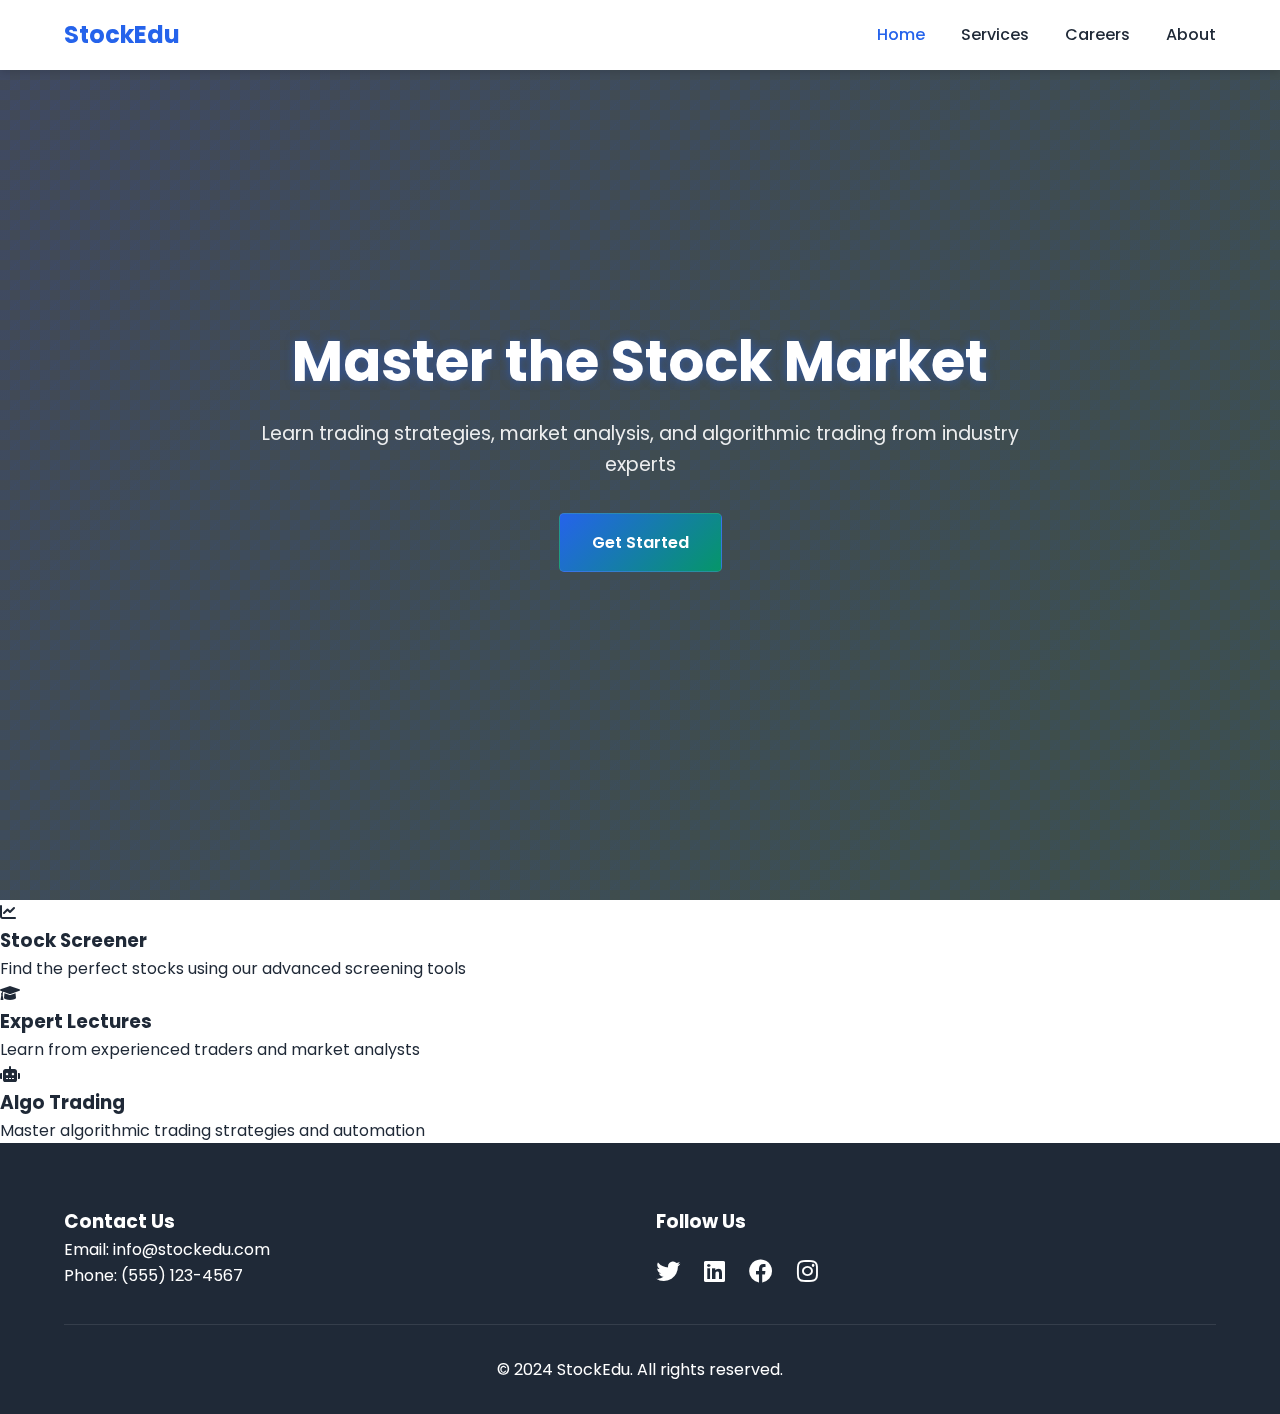
<file: index.html>
<!DOCTYPE html>
<html lang="en">
<head>
    <meta charset="UTF-8">
    <meta name="viewport" content="width=device-width, initial-scale=1.0">
    <title>Stock Market Education Platform</title>
    <link rel="stylesheet" href="style.css">
    <link rel="stylesheet" href="https://cdnjs.cloudflare.com/ajax/libs/font-awesome/6.0.0/css/all.min.css">
    <link href="https://fonts.googleapis.com/css2?family=Poppins:wght@300;400;500;600;700&display=swap" rel="stylesheet">
</head>
<body>
    <!-- Navigation -->
    <nav class="navbar">
        <div class="logo">
            <h1>StockEdu</h1>
        </div>
        <div class="nav-links">
            <a href="index.html" class="active">Home</a>
            <a href="services.html">Services</a>
            <a href="careers.html">Careers</a>
            <a href="about.html">About</a>
        </div>
        <div class="hamburger">
            <span></span>
            <span></span>
            <span></span>
        </div>
    </nav>

    <!-- Hero Section -->
    <section class="hero">
        <div class="hero-content">
            <h1>Master the Stock Market</h1>
            <p>Learn trading strategies, market analysis, and algorithmic trading from industry experts</p>
            <a href="services.html" class="cta-button">Get Started</a>
        </div>
    </section>

    <!-- Features Section -->
    <section class="features">
        <div class="feature-card">
            <i class="fas fa-chart-line"></i>
            <h3>Stock Screener</h3>
            <p>Find the perfect stocks using our advanced screening tools</p>
        </div>
        <div class="feature-card">
            <i class="fas fa-graduation-cap"></i>
            <h3>Expert Lectures</h3>
            <p>Learn from experienced traders and market analysts</p>
        </div>
        <div class="feature-card">
            <i class="fas fa-robot"></i>
            <h3>Algo Trading</h3>
            <p>Master algorithmic trading strategies and automation</p>
        </div>
    </section>

    <!-- Footer -->
    <footer>
        <div class="footer-content">
            <div class="footer-section">
                <h3>Contact Us</h3>
                <p>Email: info@stockedu.com</p>
                <p>Phone: (555) 123-4567</p>
            </div>
            <div class="footer-section">
                <h3>Follow Us</h3>
                <div class="social-icons">
                    <a href="#"><i class="fab fa-twitter"></i></a>
                    <a href="#"><i class="fab fa-linkedin"></i></a>
                    <a href="#"><i class="fab fa-facebook"></i></a>
                    <a href="#"><i class="fab fa-instagram"></i></a>
                </div>
            </div>
        </div>
        <div class="footer-bottom">
            <p>&copy; 2024 StockEdu. All rights reserved.</p>
        </div>
    </footer>

    <script src="script.js"></script>
</body>
</html>
</file>
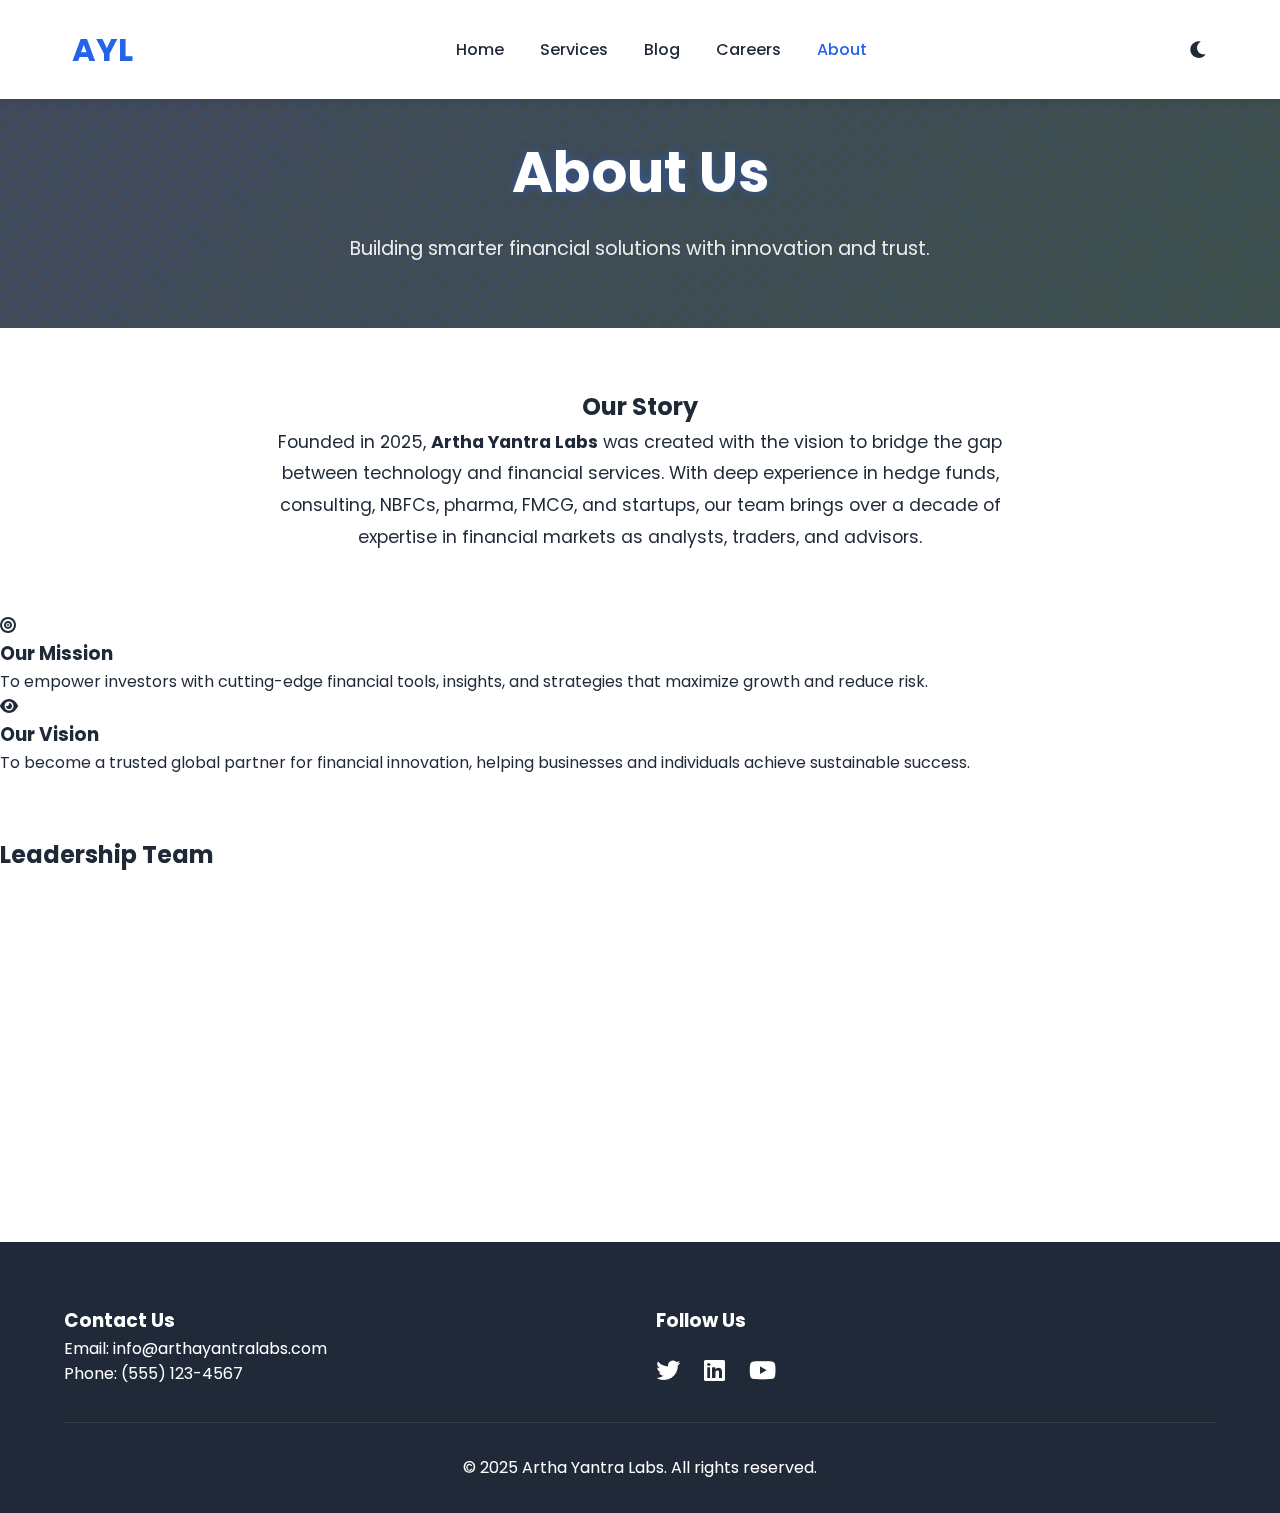
<file: about.html>
<!DOCTYPE html>
<html lang="en">
<head>
  <meta charset="UTF-8">
  <meta name="viewport" content="width=device-width, initial-scale=1.0">
  <title>About - Artha Yantra Labs</title>
  <link rel="stylesheet" href="style.css">
  <link rel="stylesheet" href="https://cdnjs.cloudflare.com/ajax/libs/font-awesome/6.0.0/css/all.min.css">
  <link href="https://fonts.googleapis.com/css2?family=Poppins:wght@300;400;500;600;700&display=swap" rel="stylesheet">
</head>
<body>
  <!-- Navigation -->
  <nav class="navbar">
    <div class="logo">
      <div class="logo-text">AYL</div>
    </div>
    <div class="nav-links">
      <a href="index.html">Home</a>
      <a href="services.html">Services</a>
      <a href="blog.html">Blog</a>
      <a href="careers.html">Careers</a>
      <a href="about.html" class="active">About</a>
    </div>
    <div class="theme-toggle">
      <input type="checkbox" id="theme-switch" class="theme-switch">
      <label for="theme-switch" class="theme-label">
        <i class="fas fa-sun"></i>
        <i class="fas fa-moon"></i>
      </label>
    </div>
    <div class="hamburger">
      <span></span>
      <span></span>
      <span></span>
    </div>
  </nav>

  <!-- About Header -->
  <section class="services-header">
    <h1>About Us</h1>
    <p>Building smarter financial solutions with innovation and trust.</p>
  </section>

  <!-- Company Story -->
  <section class="about-overview">
    <div class="overview-content">
      <div class="overview-text">
        <h2>Our Story</h2>
        <p>
          Founded in 2025, <strong>Artha Yantra Labs</strong> was created with the vision 
          to bridge the gap between technology and financial services. 
          With deep experience in hedge funds, consulting, NBFCs, pharma, FMCG, and startups, 
          our team brings over a decade of expertise in financial markets as analysts, 
          traders, and advisors.
        </p>
      </div>
    </div>
  </section>

  <!-- Mission & Vision -->
  <section class="mission-vision">
    <div class="mv-grid">
      <div class="mv-card">
        <i class="fas fa-bullseye mv-icon"></i>
        <h3>Our Mission</h3>
        <p>To empower investors with cutting-edge financial tools, insights, and strategies that maximize growth and reduce risk.</p>
      </div>
      <div class="mv-card">
        <i class="fas fa-eye mv-icon"></i>
        <h3>Our Vision</h3>
        <p>To become a trusted global partner for financial innovation, helping businesses and individuals achieve sustainable success.</p>
      </div>
    </div>
  </section>

  <!-- Leadership Team -->
  <section class="about-team">
    <h2>Leadership Team</h2>
    <div class="team-grid">
      <div class="team-member">
        <div class="team-icon">
          <i class="fas fa-user-tie"></i>
        </div>
        <h3>John Smith</h3>
        <p class="position">B.Com (H), CS, CA (Rank-holder), MBA (FMS Delhi)</p>
        <div class="social-links">
          <a href="#" aria-label="Twitter"><i class="fab fa-twitter"></i></a>
          <a href="#" aria-label="LinkedIn"><i class="fab fa-linkedin-in"></i></a>
        </div>
      </div>
      <div class="team-member">
        <div class="team-icon">
          <i class="fas fa-user-tie"></i>
        </div>
        <h3>Sarah Johnson</h3>
        <p class="position">Computer Science (NIT-D), MBA (FMS Delhi)</p>
        <div class="social-links">
          <a href="#" aria-label="Twitter"><i class="fab fa-twitter"></i></a>
          <a href="#" aria-label="LinkedIn"><i class="fab fa-linkedin-in"></i></a>
        </div>
      </div>
      <div class="team-member">
        <div class="team-icon">
          <i class="fas fa-user-tie"></i>
        </div>
        <h3>Michael Chen</h3>
        <p class="position">MBBS (KEM Mumbai), MBA (FMS Delhi & NYU Stern)</p>
        <div class="social-links">
          <a href="#" aria-label="Twitter"><i class="fab fa-twitter"></i></a>
          <a href="#" aria-label="LinkedIn"><i class="fab fa-linkedin-in"></i></a>
        </div>
      </div>
    </div>
  </section>

  <!-- Footer -->
  <footer>
    <div class="footer-content">
      <div class="footer-section">
        <h3>Contact Us</h3>
        <p>Email: info@arthayantralabs.com</p>
        <p>Phone: (555) 123-4567</p>
      </div>
      <div class="footer-section">
        <h3>Follow Us</h3>
        <div class="social-icons">
          <a href="#" aria-label="Twitter"><i class="fab fa-twitter"></i></a>
          <a href="#" aria-label="LinkedIn"><i class="fab fa-linkedin"></i></a>
          <a href="#" aria-label="YouTube"><i class="fab fa-youtube"></i></a>
        </div>
      </div>
    </div>
    <div class="footer-bottom">
      <p>&copy; 2025 Artha Yantra Labs. All rights reserved.</p>
    </div>
  </footer>

  <script src="script.js"></script>
</body>
</html>
</file>
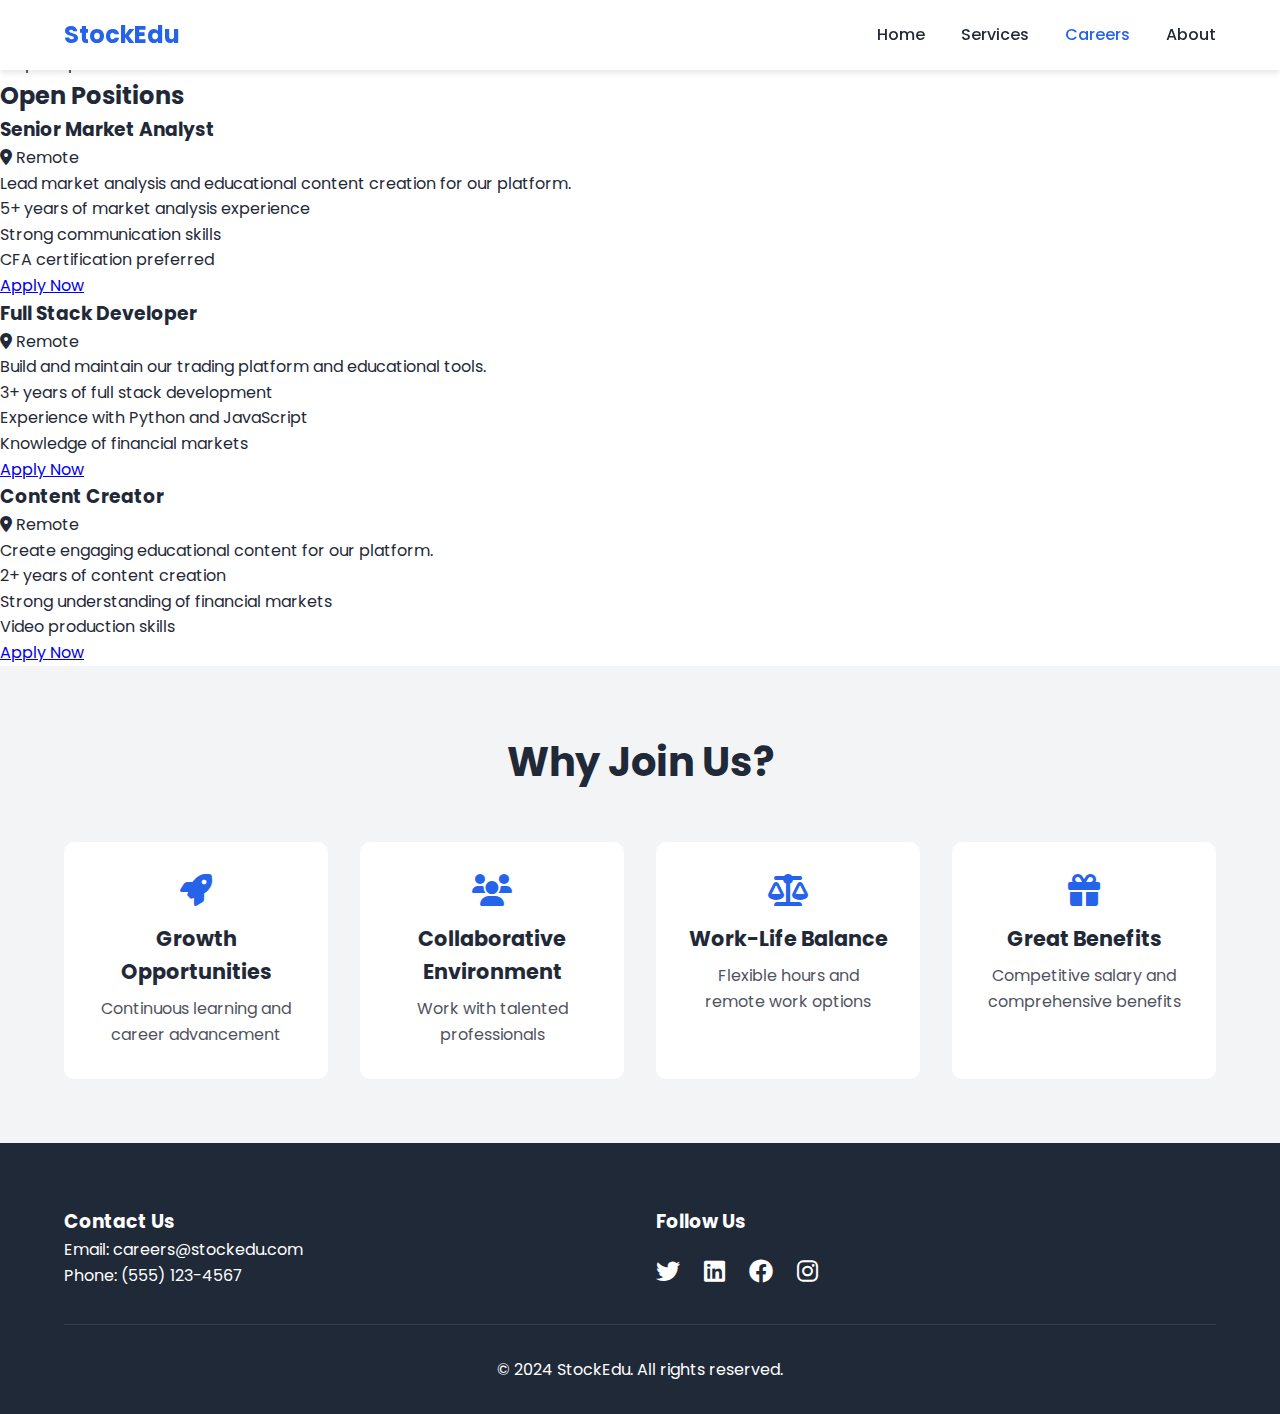
<file: careers.html>
<!DOCTYPE html>
<html lang="en">
<head>
    <meta charset="UTF-8">
    <meta name="viewport" content="width=device-width, initial-scale=1.0">
    <title>Careers - Stock Market Education Platform</title>
    <link rel="stylesheet" href="style.css">
    <link rel="stylesheet" href="https://cdnjs.cloudflare.com/ajax/libs/font-awesome/6.0.0/css/all.min.css">
    <link href="https://fonts.googleapis.com/css2?family=Poppins:wght@300;400;500;600;700&display=swap" rel="stylesheet">
</head>
<body>
    <!-- Navigation -->
    <nav class="navbar">
        <div class="logo">
            <h1>StockEdu</h1>
        </div>
        <div class="nav-links">
            <a href="index.html">Home</a>
            <a href="services.html">Services</a>
            <a href="careers.html" class="active">Careers</a>
            <a href="about.html">About</a>
        </div>
        <div class="hamburger">
            <span></span>
            <span></span>
            <span></span>
        </div>
    </nav>

    <!-- Careers Header -->
    <section class="careers-header">
        <h1>Join Our Team</h1>
        <p>Help shape the future of stock market education</p>
    </section>

    <!-- Open Positions -->
    <section class="open-positions">
        <h2>Open Positions</h2>
        <div class="job-listings">
            <div class="job-card">
                <h3>Senior Market Analyst</h3>
                <p class="location"><i class="fas fa-map-marker-alt"></i> Remote</p>
                <p class="description">Lead market analysis and educational content creation for our platform.</p>
                <ul>
                    <li>5+ years of market analysis experience</li>
                    <li>Strong communication skills</li>
                    <li>CFA certification preferred</li>
                </ul>
                <a href="#" class="apply-button">Apply Now</a>
            </div>

            <div class="job-card">
                <h3>Full Stack Developer</h3>
                <p class="location"><i class="fas fa-map-marker-alt"></i> Remote</p>
                <p class="description">Build and maintain our trading platform and educational tools.</p>
                <ul>
                    <li>3+ years of full stack development</li>
                    <li>Experience with Python and JavaScript</li>
                    <li>Knowledge of financial markets</li>
                </ul>
                <a href="#" class="apply-button">Apply Now</a>
            </div>

            <div class="job-card">
                <h3>Content Creator</h3>
                <p class="location"><i class="fas fa-map-marker-alt"></i> Remote</p>
                <p class="description">Create engaging educational content for our platform.</p>
                <ul>
                    <li>2+ years of content creation</li>
                    <li>Strong understanding of financial markets</li>
                    <li>Video production skills</li>
                </ul>
                <a href="#" class="apply-button">Apply Now</a>
            </div>
        </div>
    </section>

    <!-- Company Culture -->
    <section class="company-culture">
        <h2>Why Join Us?</h2>
        <div class="culture-grid">
            <div class="culture-item">
                <i class="fas fa-rocket"></i>
                <h3>Growth Opportunities</h3>
                <p>Continuous learning and career advancement</p>
            </div>
            <div class="culture-item">
                <i class="fas fa-users"></i>
                <h3>Collaborative Environment</h3>
                <p>Work with talented professionals</p>
            </div>
            <div class="culture-item">
                <i class="fas fa-balance-scale"></i>
                <h3>Work-Life Balance</h3>
                <p>Flexible hours and remote work options</p>
            </div>
            <div class="culture-item">
                <i class="fas fa-gift"></i>
                <h3>Great Benefits</h3>
                <p>Competitive salary and comprehensive benefits</p>
            </div>
        </div>
    </section>

    <!-- Footer -->
    <footer>
        <div class="footer-content">
            <div class="footer-section">
                <h3>Contact Us</h3>
                <p>Email: careers@stockedu.com</p>
                <p>Phone: (555) 123-4567</p>
            </div>
            <div class="footer-section">
                <h3>Follow Us</h3>
                <div class="social-icons">
                    <a href="#"><i class="fab fa-twitter"></i></a>
                    <a href="#"><i class="fab fa-linkedin"></i></a>
                    <a href="#"><i class="fab fa-facebook"></i></a>
                    <a href="#"><i class="fab fa-instagram"></i></a>
                </div>
            </div>
        </div>
        <div class="footer-bottom">
            <p>&copy; 2024 StockEdu. All rights reserved.</p>
        </div>
    </footer>

    <script src="script.js"></script>
</body>
</html>
</file>
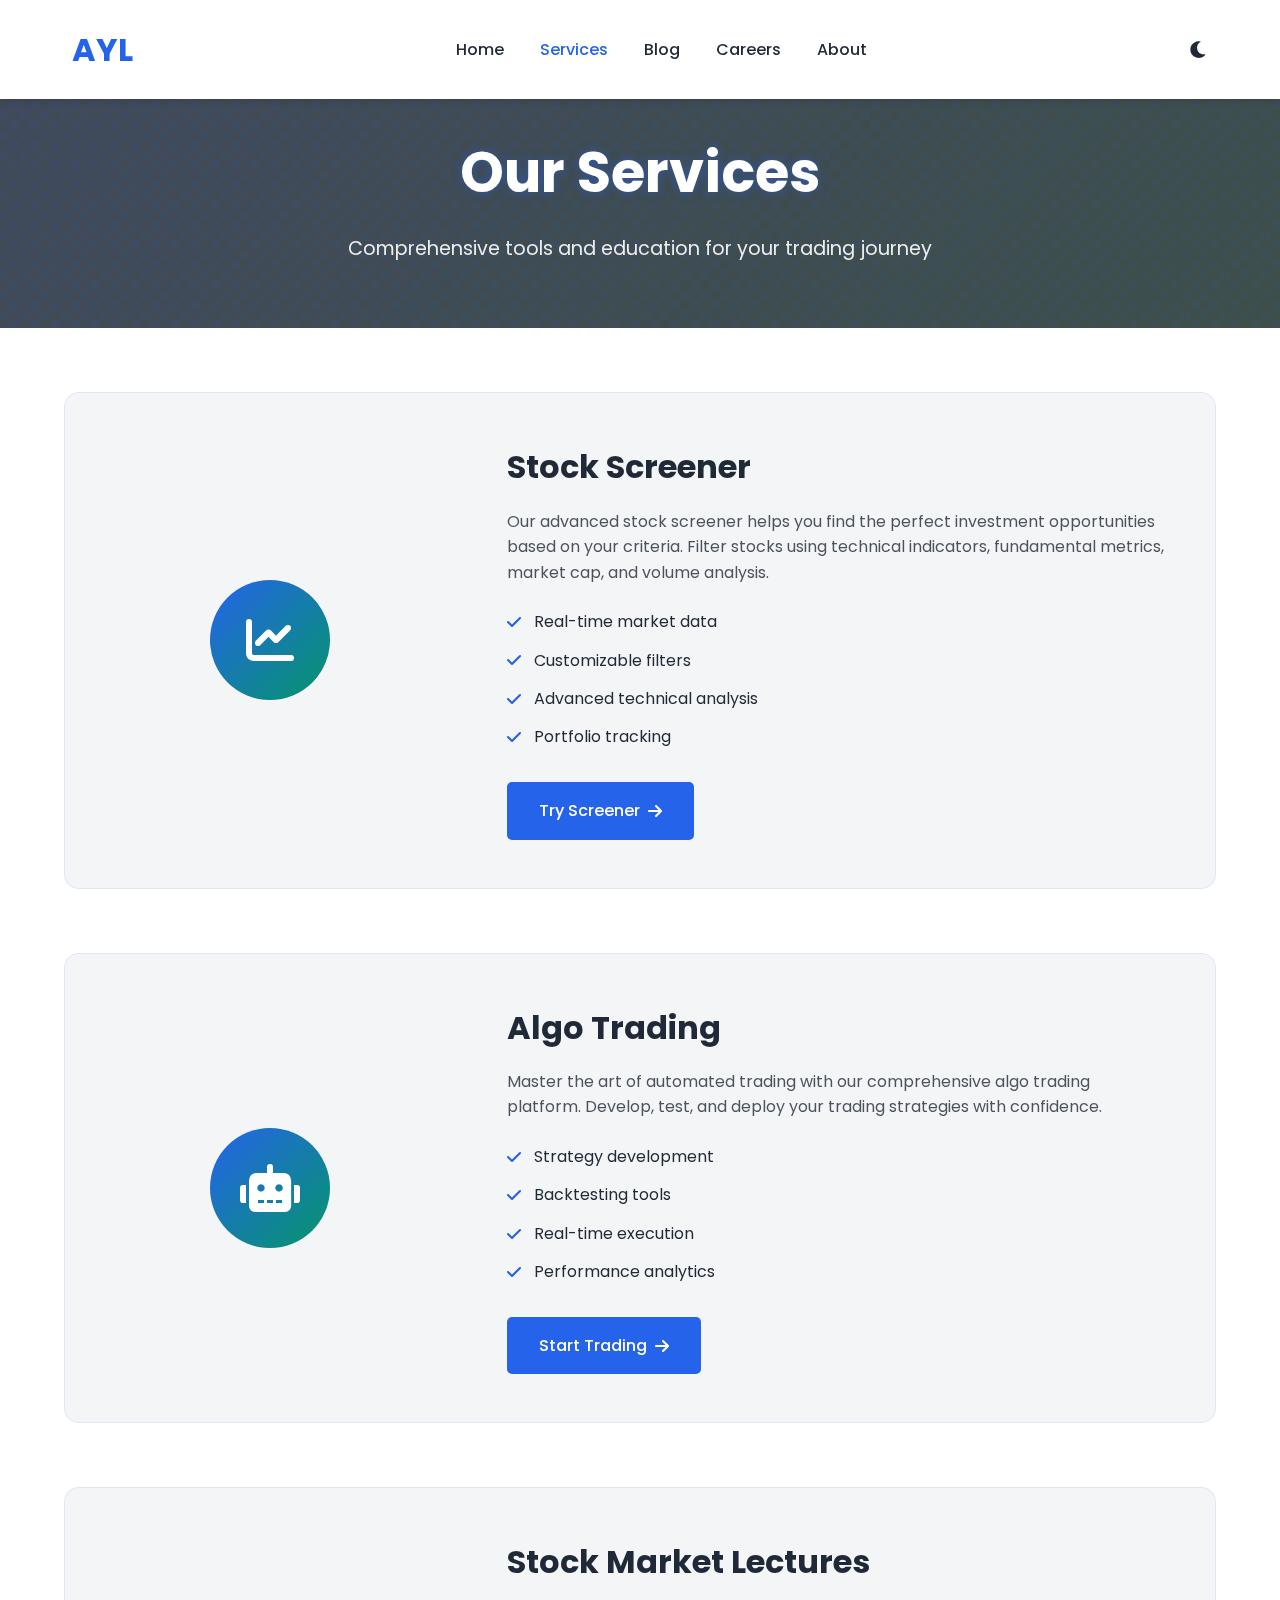
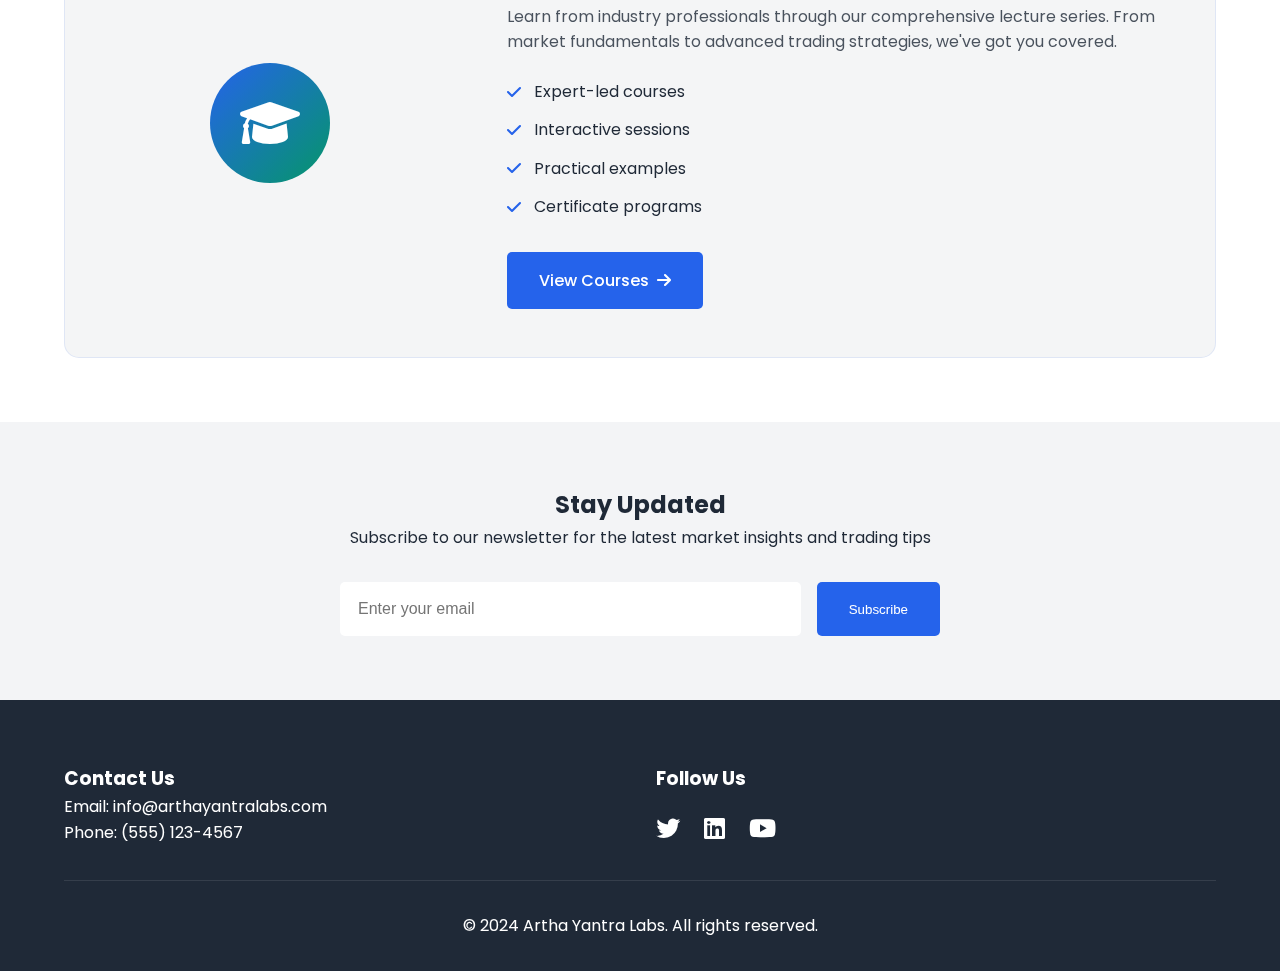
<file: services.html>
<!DOCTYPE html>
<html lang="en">
<head>
    <meta charset="UTF-8">
    <meta name="viewport" content="width=device-width, initial-scale=1.0">
    <title>Services - Artha Yantra Labs</title>
    <link rel="stylesheet" href="style.css">
    <link rel="stylesheet" href="https://cdnjs.cloudflare.com/ajax/libs/font-awesome/6.0.0/css/all.min.css">
    <link href="https://fonts.googleapis.com/css2?family=Poppins:wght@300;400;500;600;700&display=swap" rel="stylesheet">
</head>
<body>
    <!-- Navigation -->
    <nav class="navbar">
        <div class="logo">
            <div class="logo-text">AYL</div>
        </div>
        <div class="nav-links">
            <a href="index.html">Home</a>
            <a href="services.html" class="active">Services</a>
            <a href="blog.html">Blog</a>
            <a href="careers.html">Careers</a>
            <a href="about.html">About</a>
        </div>
        <div class="theme-toggle">
            <input type="checkbox" id="theme-switch" class="theme-switch">
            <label for="theme-switch" class="theme-label">
                <i class="fas fa-sun"></i>
                <i class="fas fa-moon"></i>
            </label>
        </div>
        <div class="hamburger">
            <span></span>
            <span></span>
            <span></span>
        </div>
    </nav>

    <!-- Services Header -->
    <section class="services-header">
        <h1>Our Services</h1>
        <p>Comprehensive tools and education for your trading journey</p>
    </section>

    <!-- Services Grid -->
    <section class="services-grid-section">
        <div class="services-container">
            <!-- Stock Screener -->
            <div class="service-item" id="screener">
                <div class="service-icon-large">
                    <i class="fas fa-chart-line"></i>
                </div>
                <div class="service-content">
                    <h2>Stock Screener</h2>
                    <p>Our advanced stock screener helps you find the perfect investment opportunities based on your criteria. Filter stocks using technical indicators, fundamental metrics, market cap, and volume analysis.</p>
                    <ul class="feature-list">
                        <li><i class="fas fa-check"></i> Real-time market data</li>
                        <li><i class="fas fa-check"></i> Customizable filters</li>
                        <li><i class="fas fa-check"></i> Advanced technical analysis</li>
                        <li><i class="fas fa-check"></i> Portfolio tracking</li>
                    </ul>
                    <a href="#" class="cta-button">Try Screener <i class="fas fa-arrow-right"></i></a>
                </div>
            </div>

            <!-- Algo Trading -->
            <div class="service-item" id="algo">
                <div class="service-icon-large">
                    <i class="fas fa-robot"></i>
                </div>
                <div class="service-content">
                    <h2>Algo Trading</h2>
                    <p>Master the art of automated trading with our comprehensive algo trading platform. Develop, test, and deploy your trading strategies with confidence.</p>
                    <ul class="feature-list">
                        <li><i class="fas fa-check"></i> Strategy development</li>
                        <li><i class="fas fa-check"></i> Backtesting tools</li>
                        <li><i class="fas fa-check"></i> Real-time execution</li>
                        <li><i class="fas fa-check"></i> Performance analytics</li>
                    </ul>
                    <a href="#" class="cta-button">Start Trading <i class="fas fa-arrow-right"></i></a>
                </div>
            </div>

            <!-- Stock Market Lectures -->
            <div class="service-item" id="lectures">
                <div class="service-icon-large">
                    <i class="fas fa-graduation-cap"></i>
                </div>
                <div class="service-content">
                    <h2>Stock Market Lectures</h2>
                    <p>Learn from industry professionals through our comprehensive lecture series. From market fundamentals to advanced trading strategies, we've got you covered.</p>
                    <ul class="feature-list">
                        <li><i class="fas fa-check"></i> Expert-led courses</li>
                        <li><i class="fas fa-check"></i> Interactive sessions</li>
                        <li><i class="fas fa-check"></i> Practical examples</li>
                        <li><i class="fas fa-check"></i> Certificate programs</li>
                    </ul>
                    <a href="#" class="cta-button">View Courses <i class="fas fa-arrow-right"></i></a>
                </div>
            </div>
        </div>
    </section>

    <!-- Newsletter Section -->
    <section class="newsletter-section">
        <div class="newsletter-content">
            <h2>Stay Updated</h2>
            <p>Subscribe to our newsletter for the latest market insights and trading tips</p>
            <form id="newsletter-form" action="https://formspree.io/f/your-form-id" method="POST" class="newsletter-form">
                <input type="email" name="email" placeholder="Enter your email" required>
                <button type="submit" class="subscribe-btn">Subscribe</button>
            </form>
            <div id="form-message" class="form-message"></div>
        </div>
    </section>

    <!-- Footer -->
    <footer>
        <div class="footer-content">
            <div class="footer-section">
                <h3>Contact Us</h3>
                <p>Email: info@arthayantralabs.com</p>
                <p>Phone: (555) 123-4567</p>
            </div>
            <div class="footer-section">
                <h3>Follow Us</h3>
                <div class="social-icons">
                    <a href="#" aria-label="Twitter"><i class="fab fa-twitter"></i></a>
                    <a href="#" aria-label="LinkedIn"><i class="fab fa-linkedin"></i></a>
                    <a href="#" aria-label="YouTube"><i class="fab fa-youtube"></i></a>
                </div>
            </div>
        </div>
        <div class="footer-bottom">
            <p>&copy; 2024 Artha Yantra Labs. All rights reserved.</p>
        </div>
    </footer>

    <script src="script.js"></script>
</body>
</html>
</file>
<file: style.css>
/* Global Styles */
:root {
    --primary-color: #2563eb;
    --secondary-color: #059669;
    --text-color: #1f2937;
    --light-gray: #f3f4f6;
    --white: #ffffff;
    --shadow: 0 4px 6px -1px rgba(0, 0, 0, 0.1);
    --transition: all 0.3s ease;
}

/* Dark Mode Variables */
[data-theme="dark"] {
    --primary-color: #3b82f6;
    --secondary-color: #10b981;
    --text-color: #f3f4f6;
    --light-gray: #1f2937;
    --white: #111827;
    --shadow: 0 4px 6px -1px rgba(0, 0, 0, 0.3);
}

* {
    margin: 0;
    padding: 0;
    box-sizing: border-box;
}

body {
    font-family: 'Poppins', sans-serif;
    line-height: 1.6;
    color: var(--text-color);
    background-color: var(--white);
    transition: var(--transition);
}

/* Logo Styles */
.logo-text {
    font-size: 2rem;
    font-weight: 700;
    color: var(--primary-color);
    position: relative;
    padding: 0.5rem;
}

.logo-text::after {
    content: '';
    position: absolute;
    bottom: 0;
    left: 0;
    width: 100%;
    height: 3px;
    background: linear-gradient(90deg, var(--primary-color), var(--secondary-color));
    transform: scaleX(0);
    transform-origin: right;
    transition: transform 0.3s ease;
}

.logo-text:hover::after {
    transform: scaleX(1);
    transform-origin: left;
}

.logo-large {
    margin-bottom: 2rem;
}

.logo-large .logo-text {
    font-size: 4rem;
    text-align: center;
}

/* Theme Toggle */
.theme-toggle {
    margin-left: 2rem;
}

.theme-switch {
    display: none;
}

.theme-label {
    cursor: pointer;
    padding: 0.5rem;
    border-radius: 50%;
    display: flex;
    align-items: center;
    justify-content: center;
    transition: var(--transition);
}

.theme-label i {
    font-size: 1.2rem;
    color: var(--text-color);
}

.theme-label .fa-sun {
    display: none;
}

[data-theme="dark"] .theme-label .fa-sun {
    display: inline-block;
}

[data-theme="dark"] .theme-label .fa-moon {
    display: none;
}

/* Navigation */
.navbar {
    display: flex;
    justify-content: space-between;
    align-items: center;
    padding: 1rem 5%;
    background-color: var(--white);
    box-shadow: var(--shadow);
    position: fixed;
    width: 100%;
    top: 0;
    z-index: 1000;
}

.logo h1 {
    color: var(--primary-color);
    font-size: 1.5rem;
}

.nav-links a {
    text-decoration: none;
    color: var(--text-color);
    margin-left: 2rem;
    font-weight: 500;
    transition: color 0.3s ease;
}

.nav-links a:hover,
.nav-links a.active {
    color: var(--primary-color);
}

.hamburger {
    display: none;
    flex-direction: column;
    cursor: pointer;
}

.hamburger span {
    width: 25px;
    height: 3px;
    background-color: var(--text-color);
    margin: 2px 0;
    transition: 0.3s;
}

/* Hero Section with Futuristic Design */
.hero {
    height: 100vh;
    background: linear-gradient(rgba(0, 0, 0, 0.7), rgba(0, 0, 0, 0.7)),
                url('https://images.unsplash.com/photo-1519501025264-65ba15a82390?ixlib=rb-1.2.1&auto=format&fit=crop&w=1950&q=80');
    background-size: cover;
    background-position: center;
    position: relative;
    overflow: hidden;
    display: flex;
    align-items: center;
    justify-content: center;
    text-align: center;
    color: var(--white);
    padding: 0 1rem;
}

.hero::before {
    content: '';
    position: absolute;
    top: 0;
    left: 0;
    right: 0;
    bottom: 0;
    background: 
        linear-gradient(45deg, rgba(37, 99, 235, 0.1) 25%, transparent 25%),
        linear-gradient(-45deg, rgba(37, 99, 235, 0.1) 25%, transparent 25%),
        linear-gradient(45deg, transparent 75%, rgba(37, 99, 235, 0.1) 75%),
        linear-gradient(-45deg, transparent 75%, rgba(37, 99, 235, 0.1) 75%);
    background-size: 20px 20px;
    background-position: 0 0, 0 10px, 10px -10px, -10px 0px;
    animation: gridMove 20s linear infinite;
    opacity: 0.5;
}

.hero::after {
    content: '';
    position: absolute;
    top: 0;
    left: 0;
    right: 0;
    bottom: 0;
    background: linear-gradient(135deg, 
        rgba(37, 99, 235, 0.2) 0%,
        rgba(5, 150, 105, 0.2) 100%);
    mix-blend-mode: overlay;
}

.hero-content {
    max-width: 800px;
    position: relative;
    z-index: 1;
    animation: fadeInUp 1s ease-out;
}

.hero-content h1 {
    font-size: 3.5rem;
    margin-bottom: 1.5rem;
    line-height: 1.2;
    text-shadow: 0 0 10px rgba(37, 99, 235, 0.5);
}

.hero-content p {
    font-size: 1.2rem;
    margin-bottom: 2rem;
    opacity: 0.9;
}

.hero .cta-button {
    display: inline-flex;
    align-items: center;
    padding: 1rem 2rem;
    background: linear-gradient(135deg, var(--primary-color), var(--secondary-color));
    color: var(--white);
    text-decoration: none;
    border-radius: 5px;
    font-weight: 600;
    transition: all 0.3s ease;
    border: 1px solid rgba(255, 255, 255, 0.1);
    backdrop-filter: blur(10px);
}

.hero .cta-button i {
    margin-left: 0.5rem;
    transition: transform 0.3s ease;
}

.hero .cta-button:hover {
    transform: translateY(-2px);
    box-shadow: 0 10px 20px rgba(37, 99, 235, 0.3);
}

.hero .cta-button:hover i {
    transform: translateX(5px);
}

@keyframes fadeInUp {
    from {
        opacity: 0;
        transform: translateY(30px);
    }
    to {
        opacity: 1;
        transform: translateY(0);
    }
}

@keyframes gridMove {
    0% {
        background-position: 0 0, 0 10px, 10px -10px, -10px 0px;
    }
    100% {
        background-position: 20px 20px, 20px 30px, 30px 10px, 10px 20px;
    }
}

/* Responsive Design for Hero Section */
@media (max-width: 768px) {
    .hero-content h1 {
        font-size: 2.5rem;
    }
    
    .hero-content p {
        font-size: 1.1rem;
    }
}

@media (max-width: 480px) {
    .hero-content h1 {
        font-size: 2rem;
    }
    
    .hero-content p {
        font-size: 1rem;
    }
}

/* Services Section */
.services {
    padding: 5rem 5%;
    background-color: var(--light-gray);
}

.services h2 {
    text-align: center;
    font-size: 2.5rem;
    margin-bottom: 3rem;
    color: var(--text-color);
}

.services-grid {
    display: grid;
    grid-template-columns: repeat(auto-fit, minmax(300px, 1fr));
    gap: 2rem;
    max-width: 1200px;
    margin: 0 auto;
}

.service-card {
    background-color: var(--white);
    padding: 2rem;
    border-radius: 10px;
    text-align: center;
    box-shadow: var(--shadow);
    transition: var(--transition);
}

.service-card:hover {
    transform: translateY(-10px);
    box-shadow: 0 10px 20px rgba(0, 0, 0, 0.1);
}

.service-icon {
    width: 80px;
    height: 80px;
    margin: 0 auto 1.5rem;
    background: linear-gradient(135deg, var(--primary-color), var(--secondary-color));
    border-radius: 50%;
    display: flex;
    align-items: center;
    justify-content: center;
}

.service-icon i {
    font-size: 2rem;
    color: var(--white);
}

.service-card h3 {
    font-size: 1.5rem;
    margin-bottom: 1rem;
    color: var(--text-color);
}

.learn-more {
    display: inline-flex;
    align-items: center;
    color: var(--primary-color);
    text-decoration: none;
    margin-top: 1rem;
    font-weight: 500;
    transition: var(--transition);
}

.learn-more i {
    margin-left: 0.5rem;
    transition: var(--transition);
}

.learn-more:hover i {
    transform: translateX(5px);
}

/* Client Logos Section */
.clients {
    padding: 5rem 5%;
    text-align: center;
}

.clients h2 {
    font-size: 2.5rem;
    margin-bottom: 3rem;
    color: var(--text-color);
}

.client-logos {
    display: flex;
    justify-content: center;
    align-items: center;
    flex-wrap: wrap;
    gap: 3rem;
    max-width: 1200px;
    margin: 0 auto;
}

.client-logo {
    width: 150px;
    height: 150px;
    border-radius: 50%;
    overflow: hidden;
    transition: var(--transition);
}

.client-logo img {
    width: 100%;
    height: 100%;
    object-fit: cover;
    filter: grayscale(100%);
    transition: var(--transition);
}

.client-logo:hover img {
    filter: grayscale(0%);
    transform: scale(1.1);
}

/* Footer */
footer {
    background-color: var(--text-color);
    color: var(--white);
    padding: 4rem 5% 2rem;
}

.footer-content {
    display: grid;
    grid-template-columns: repeat(auto-fit, minmax(200px, 1fr));
    gap: 2rem;
    max-width: 1200px;
    margin: 0 auto;
}

.social-icons {
    display: flex;
    gap: 1.5rem;
    margin-top: 1rem;
}

.social-icons a {
    color: var(--white);
    font-size: 1.5rem;
    transition: var(--transition);
}

.social-icons a:hover {
    color: var(--primary-color);
    transform: translateY(-3px);
}

.footer-bottom {
    text-align: center;
    margin-top: 2rem;
    padding-top: 2rem;
    border-top: 1px solid rgba(255, 255, 255, 0.1);
}

/* Responsive Design */
@media (max-width: 768px) {
    .nav-links {
        display: none;
        position: absolute;
        top: 100%;
        left: 0;
        width: 100%;
        background-color: var(--white);
        padding: 1rem;
        box-shadow: var(--shadow);
    }

    .nav-links.active {
        display: flex;
        flex-direction: column;
    }

    .nav-links a {
        margin: 0.5rem 0;
    }

    .hamburger {
        display: flex;
    }

    .hero-content h1 {
        font-size: 2.5rem;
    }

    .logo-large .logo-text {
        font-size: 3rem;
    }

    .client-logos {
        gap: 2rem;
    }

    .client-logo {
        width: 120px;
        height: 120px;
    }
}

@media (max-width: 480px) {
    .hero-content h1 {
        font-size: 2rem;
    }

    .logo-large .logo-text {
        font-size: 2.5rem;
    }

    .client-logo {
        width: 100px;
        height: 100px;
    }
}

/* Animation Updates */
@keyframes fadeInUp {
    from {
        opacity: 0;
        transform: translateY(20px);
    }
    to {
        opacity: 1;
        transform: translateY(0);
    }
}

.service-card,
.client-logo {
    animation: fadeInUp 0.5s ease-out forwards;
}

.service-card:nth-child(2) {
    animation-delay: 0.2s;
}

.service-card:nth-child(3) {
    animation-delay: 0.4s;
}

/* Blog Styles */
.blog-header {
    padding: 8rem 5% 4rem;
    text-align: center;
    background-color: var(--light-gray);
}

.blog-grid {
    display: grid;
    grid-template-columns: repeat(auto-fit, minmax(300px, 1fr));
    gap: 2rem;
    padding: 4rem 5%;
    max-width: 1200px;
    margin: 0 auto;
}

.blog-card {
    background-color: var(--white);
    border-radius: 10px;
    overflow: hidden;
    box-shadow: var(--shadow);
    transition: var(--transition);
}

.blog-card:hover {
    transform: translateY(-5px);
}

.blog-image {
    width: 100%;
    height: 200px;
    overflow: hidden;
}

.blog-image img {
    width: 100%;
    height: 100%;
    object-fit: cover;
    transition: var(--transition);
}

.blog-card:hover .blog-image img {
    transform: scale(1.1);
}

.blog-content {
    padding: 1.5rem;
}

.blog-meta {
    display: flex;
    justify-content: space-between;
    margin-bottom: 1rem;
    font-size: 0.9rem;
    color: #666;
}

.blog-card h2 {
    font-size: 1.5rem;
    margin-bottom: 1rem;
    color: var(--text-color);
}

.read-more {
    display: inline-flex;
    align-items: center;
    color: var(--primary-color);
    text-decoration: none;
    margin-top: 1rem;
    font-weight: 500;
    transition: var(--transition);
}

.read-more i {
    margin-left: 0.5rem;
    transition: var(--transition);
}

.read-more:hover i {
    transform: translateX(5px);
}

/* Video Lectures */
.video-lectures {
    padding: 2rem 5%;
}

.video-grid {
    display: grid;
    grid-template-columns: repeat(auto-fit, minmax(300px, 1fr));
    gap: 2rem;
    margin-top: 2rem;
}

.video-card {
    background-color: var(--white);
    border-radius: 10px;
    overflow: hidden;
    box-shadow: var(--shadow);
}

.video-wrapper {
    position: relative;
    padding-bottom: 56.25%; /* 16:9 Aspect Ratio */
    height: 0;
    overflow: hidden;
}

.video-wrapper iframe {
    position: absolute;
    top: 0;
    left: 0;
    width: 100%;
    height: 100%;
    border: 0;
}

.video-card h4 {
    padding: 1rem;
    margin: 0;
    color: var(--text-color);
}

.video-card p {
    padding: 0 1rem 1rem;
    color: #666;
}

/* Newsletter Section */
.newsletter-section {
    background-color: var(--light-gray);
    padding: 4rem 5%;
    text-align: center;
}

.newsletter-content {
    max-width: 600px;
    margin: 0 auto;
}

.newsletter-form {
    display: flex;
    gap: 1rem;
    margin-top: 2rem;
}

.newsletter-form input {
    flex: 1;
    padding: 1rem;
    border: 2px solid transparent;
    border-radius: 5px;
    font-size: 1rem;
    transition: var(--transition);
}

.newsletter-form input:focus {
    outline: none;
    border-color: var(--primary-color);
}

.subscribe-btn {
    padding: 1rem 2rem;
    background-color: var(--primary-color);
    color: var(--white);
    border: none;
    border-radius: 5px;
    cursor: pointer;
    font-weight: 500;
    transition: var(--transition);
}

.subscribe-btn:hover {
    background-color: var(--secondary-color);
}

.form-message {
    margin-top: 1rem;
    padding: 1rem;
    border-radius: 5px;
    display: none;
}

.form-message.success {
    background-color: #10b981;
    color: white;
    display: block;
}

.form-message.error {
    background-color: #ef4444;
    color: white;
    display: block;
}

/* Responsive Design Updates */
@media (max-width: 768px) {
    .newsletter-form {
        flex-direction: column;
    }

    .subscribe-btn {
        width: 100%;
    }

    .video-grid {
        grid-template-columns: 1fr;
    }

    .blog-grid {
        grid-template-columns: 1fr;
    }
}

/* Animation Updates */
@keyframes slideIn {
    from {
        opacity: 0;
        transform: translateY(30px);
    }
    to {
        opacity: 1;
        transform: translateY(0);
    }
}

.blog-card,
.video-card {
    animation: slideIn 0.5s ease-out;
}

/* Hover Effects */
.cta-button:hover,
.subscribe-btn:hover {
    transform: translateY(-2px);
    box-shadow: 0 4px 12px rgba(0, 0, 0, 0.15);
}

.nav-links a:hover {
    color: var(--primary-color);
    transform: translateY(-1px);
}

.social-icons a:hover {
    transform: translateY(-2px);
}

/* Services Page Styles */
.services-header {
    padding: 8rem 5% 4rem;
    text-align: center;
    background: linear-gradient(rgba(0, 0, 0, 0.7), rgba(0, 0, 0, 0.7)),
                url('https://images.unsplash.com/photo-1486406146926-c627a92ad1ab?ixlib=rb-1.2.1&auto=format&fit=crop&w=1950&q=80');
    background-size: cover;
    background-position: center;
    position: relative;
    overflow: hidden;
}

.services-header::before {
    content: '';
    position: absolute;
    top: 0;
    left: 0;
    right: 0;
    bottom: 0;
    background: 
        linear-gradient(45deg, rgba(37, 99, 235, 0.1) 25%, transparent 25%),
        linear-gradient(-45deg, rgba(37, 99, 235, 0.1) 25%, transparent 25%),
        linear-gradient(45deg, transparent 75%, rgba(37, 99, 235, 0.1) 75%),
        linear-gradient(-45deg, transparent 75%, rgba(37, 99, 235, 0.1) 75%);
    background-size: 20px 20px;
    background-position: 0 0, 0 10px, 10px -10px, -10px 0px;
    animation: gridMove 20s linear infinite;
    opacity: 0.5;
}

.services-header::after {
    content: '';
    position: absolute;
    top: 0;
    left: 0;
    right: 0;
    bottom: 0;
    background: linear-gradient(135deg, 
        rgba(37, 99, 235, 0.2) 0%,
        rgba(5, 150, 105, 0.2) 100%);
    mix-blend-mode: overlay;
}

.services-header h1 {
    font-size: 3.5rem;
    color: var(--white);
    margin-bottom: 1rem;
    text-shadow: 0 0 10px rgba(37, 99, 235, 0.5);
    position: relative;
    z-index: 1;
}

.services-header p {
    font-size: 1.2rem;
    color: var(--white);
    opacity: 0.9;
    position: relative;
    z-index: 1;
}

@keyframes gridMove {
    0% {
        background-position: 0 0, 0 10px, 10px -10px, -10px 0px;
    }
    100% {
        background-position: 20px 20px, 20px 30px, 30px 10px, 10px 20px;
    }
}

.services-grid-section {
    padding: 4rem 5%;
    background-color: var(--white);
}

.services-container {
    max-width: 1200px;
    margin: 0 auto;
    display: flex;
    flex-direction: column;
    gap: 4rem;
}

.service-item {
    display: grid;
    grid-template-columns: 1fr 2fr;
    gap: 3rem;
    align-items: center;
    padding: 2rem;
    background-color: rgba(243, 244, 246, 0.95);
    backdrop-filter: blur(10px);
    border: 1px solid rgba(37, 99, 235, 0.1);
    border-radius: 15px;
    transition: var(--transition);
}

.service-item:hover {
    transform: translateY(-5px);
    box-shadow: 0 10px 30px rgba(37, 99, 235, 0.2);
}

.service-icon-large {
    width: 120px;
    height: 120px;
    background: linear-gradient(135deg, var(--primary-color), var(--secondary-color));
    border-radius: 50%;
    display: flex;
    align-items: center;
    justify-content: center;
    margin: 0 auto;
}

.service-icon-large i {
    font-size: 3rem;
    color: var(--white);
}

.service-content {
    padding: 1rem;
}

.service-content h2 {
    font-size: 2rem;
    color: var(--text-color);
    margin-bottom: 1rem;
}

.service-content p {
    color: var(--text-color);
    opacity: 0.8;
    margin-bottom: 1.5rem;
    line-height: 1.6;
}

.feature-list {
    list-style: none;
    margin-bottom: 2rem;
}

.feature-list li {
    display: flex;
    align-items: center;
    margin-bottom: 0.8rem;
    color: var(--text-color);
}

.feature-list i {
    color: var(--primary-color);
    margin-right: 0.8rem;
}

.cta-button {
    display: inline-flex;
    align-items: center;
    padding: 1rem 2rem;
    background-color: var(--primary-color);
    color: var(--white);
    text-decoration: none;
    border-radius: 5px;
    font-weight: 500;
    transition: var(--transition);
}

.cta-button i {
    margin-left: 0.5rem;
    transition: var(--transition);
}

.cta-button:hover {
    background-color: var(--secondary-color);
    transform: translateY(-2px);
}

.cta-button:hover i {
    transform: translateX(5px);
}

/* Responsive Design for Services Page */
@media (max-width: 992px) {
    .service-item {
        grid-template-columns: 1fr;
        text-align: center;
    }

    .service-icon-large {
        margin-bottom: 2rem;
    }

    .feature-list li {
        justify-content: center;
    }
}

@media (max-width: 768px) {
    .services-header h1 {
        font-size: 2.5rem;
    }

    .service-content h2 {
        font-size: 1.8rem;
    }

    .service-icon-large {
        width: 100px;
        height: 100px;
    }

    .service-icon-large i {
        font-size: 2.5rem;
    }
}

@media (max-width: 480px) {
    .services-header h1 {
        font-size: 2rem;
    }

    .service-content h2 {
        font-size: 1.5rem;
    }

    .service-icon-large {
        width: 80px;
        height: 80px;
    }

    .service-icon-large i {
        font-size: 2rem;
    }
}

/* Animation for Services Page */
@keyframes slideInRight {
    from {
        opacity: 0;
        transform: translateX(30px);
    }
    to {
        opacity: 1;
        transform: translateX(0);
    }
}

.service-item {
    animation: slideInRight 0.5s ease-out forwards;
}

.service-item:nth-child(2) {
    animation-delay: 0.2s;
}

.service-item:nth-child(3) {
    animation-delay: 0.4s;
}

/* Internship Opportunities Section */
.internship-opportunities {
    padding: 4rem 5%;
    background-color: var(--white);
}

.internship-opportunities h2 {
    text-align: center;
    font-size: 2.5rem;
    margin-bottom: 3rem;
    color: var(--text-color);
}

.internship-container {
    max-width: 1200px;
    margin: 0 auto;
    display: flex;
    flex-direction: column;
    gap: 4rem;
}

.internship-item {
    display: grid;
    grid-template-columns: 1fr 2fr;
    gap: 3rem;
    align-items: center;
    padding: 2rem;
    background-color: var(--light-gray);
    border-radius: 15px;
    transition: var(--transition);
}

.internship-item:hover {
    transform: translateY(-5px);
    box-shadow: 0 10px 20px rgba(0, 0, 0, 0.1);
}

.internship-icon-large {
    width: 120px;
    height: 120px;
    background: linear-gradient(135deg, var(--primary-color), var(--secondary-color));
    border-radius: 50%;
    display: flex;
    align-items: center;
    justify-content: center;
    margin: 0 auto;
}

.internship-icon-large i {
    font-size: 3rem;
    color: var(--white);
}

.internship-content {
    padding: 1rem;
}

.internship-content h2 {
    font-size: 2rem;
    color: var(--text-color);
    margin-bottom: 1rem;
    text-align: left;
}

.internship-content p {
    color: var(--text-color);
    opacity: 0.8;
    margin-bottom: 1.5rem;
    line-height: 1.6;
}

.feature-list {
    list-style: none;
    margin-bottom: 2rem;
}

.feature-list li {
    display: flex;
    align-items: center;
    margin-bottom: 0.8rem;
    color: var(--text-color);
}

.feature-list i {
    color: var(--primary-color);
    margin-right: 0.8rem;
}

.internship-content .cta-button {
    display: inline-flex;
    align-items: center;
    padding: 1rem 2rem;
    background-color: var(--primary-color);
    color: var(--white);
    text-decoration: none;
    border-radius: 5px;
    font-weight: 500;
    transition: var(--transition);
}

.internship-content .cta-button i {
    margin-left: 0.5rem;
    transition: var(--transition);
}

.internship-content .cta-button:hover {
    background-color: var(--secondary-color);
    transform: translateY(-2px);
}

.internship-content .cta-button:hover i {
    transform: translateX(5px);
}

/* Responsive Design for Internship Section */
@media (max-width: 992px) {
    .internship-item {
        grid-template-columns: 1fr;
        text-align: center;
    }

    .internship-icon-large {
        margin-bottom: 2rem;
    }

    .internship-content h2 {
        text-align: center;
    }

    .feature-list li {
        justify-content: center;
    }
}

@media (max-width: 768px) {
    .internship-content h2 {
        font-size: 1.8rem;
    }

    .internship-icon-large {
        width: 100px;
        height: 100px;
    }

    .internship-icon-large i {
        font-size: 2.5rem;
    }
}

@media (max-width: 480px) {
    .internship-content h2 {
        font-size: 1.5rem;
    }

    .internship-icon-large {
        width: 80px;
        height: 80px;
    }

    .internship-icon-large i {
        font-size: 2rem;
    }
}

/* Animation for Internship Section */
@keyframes slideInRight {
    from {
        opacity: 0;
        transform: translateX(30px);
    }
    to {
        opacity: 1;
        transform: translateX(0);
    }
}

.internship-item {
    animation: slideInRight 0.5s ease-out forwards;
}

.internship-item:nth-child(2) {
    animation-delay: 0.2s;
}

.internship-item:nth-child(3) {
    animation-delay: 0.4s;
}

.internship-item:nth-child(4) {
    animation-delay: 0.6s;
}

/* Company Culture Section */
.company-culture {
    padding: 4rem 5%;
    background-color: var(--light-gray);
}

.company-culture h2 {
    text-align: center;
    font-size: 2.5rem;
    margin-bottom: 3rem;
    color: var(--text-color);
}

.culture-grid {
    display: grid;
    grid-template-columns: repeat(auto-fit, minmax(250px, 1fr));
    gap: 2rem;
    max-width: 1200px;
    margin: 0 auto;
}

.culture-item {
    text-align: center;
    padding: 2rem;
    background-color: var(--white);
    border-radius: 10px;
    transition: var(--transition);
}

.culture-item:hover {
    transform: translateY(-5px);
    box-shadow: 0 10px 20px rgba(0, 0, 0, 0.1);
}

.culture-item i {
    font-size: 2rem;
    color: var(--primary-color);
    margin-bottom: 1rem;
}

.culture-item h3 {
    font-size: 1.3rem;
    color: var(--text-color);
    margin-bottom: 0.5rem;
}

.culture-item p {
    color: var(--text-color);
    opacity: 0.8;
}

/* Responsive Design */
@media (max-width: 768px) {
    .internship-grid,
    .culture-grid {
        grid-template-columns: 1fr;
    }

    .internship-card,
    .culture-item {
        padding: 1.5rem;
    }

    .role-icon {
        width: 50px;
        height: 50px;
    }

    .role-icon i {
        font-size: 1.2rem;
    }
}

/* About Page Styles */
.about-overview {
    padding: 60px 0;
    background: var(--bg-primary);
}

.overview-content {
    max-width: 1000px;
    margin: 0 auto;
    padding: 0 20px;
}

.overview-text {
    text-align: center;
}

.overview-text p {
    font-size: 1.1rem;
    line-height: 1.8;
    color: var(--text-secondary);
    max-width: 800px;
    margin: 0 auto;
}

.about-team {
    padding: 60px 0;
    background: var(--bg-secondary);
}

.team-grid {
    display: grid;
    grid-template-columns: repeat(auto-fit, minmax(300px, 1fr));
    gap: 40px;
    max-width: 1200px;
    margin: 0 auto;
    padding: 0 20px;
}

.team-member {
    text-align: center;
    padding: 30px;
    background: var(--bg-primary);
    border-radius: 10px;
    box-shadow: 0 4px 6px rgba(0, 0, 0, 0.1);
    transition: transform 0.3s ease;
}

.team-member:hover {
    transform: translateY(-5px);
}

.team-icon {
    width: 80px;
    height: 80px;
    margin: 0 auto 20px;
    display: flex;
    align-items: center;
    justify-content: center;
    background: linear-gradient(135deg, var(--primary-color), var(--secondary-color));
    border-radius: 50%;
    color: white;
    font-size: 2rem;
}

.team-member h3 {
    font-size: 1.5rem;
    margin-bottom: 10px;
    color: var(--text-primary);
}

.team-member .position {
    color: var(--text-secondary);
    font-size: 0.95rem;
    line-height: 1.6;
    margin-bottom: 20px;
}

.social-links {
    display: flex;
    justify-content: center;
    gap: 15px;
    margin-top: 20px;
}

.social-links a {
    color: var(--text-secondary);
    font-size: 1.2rem;
    transition: color 0.3s ease;
}

.social-links a:hover {
    color: var(--primary-color);
}

/* Responsive Design */
@media (max-width: 768px) {
    .about-overview,
    .about-team {
        padding: 40px 0;
    }

    .overview-text p {
        font-size: 1rem;
    }

    .team-grid {
        grid-template-columns: 1fr;
        gap: 30px;
    }

    .team-member {
        padding: 20px;
    }
}

@media (max-width: 480px) {
    .team-icon {
        width: 60px;
        height: 60px;
        font-size: 1.5rem;
    }

    .team-member h3 {
        font-size: 1.3rem;
    }

    .team-member .position {
        font-size: 0.9rem;
    }
}
</file>
